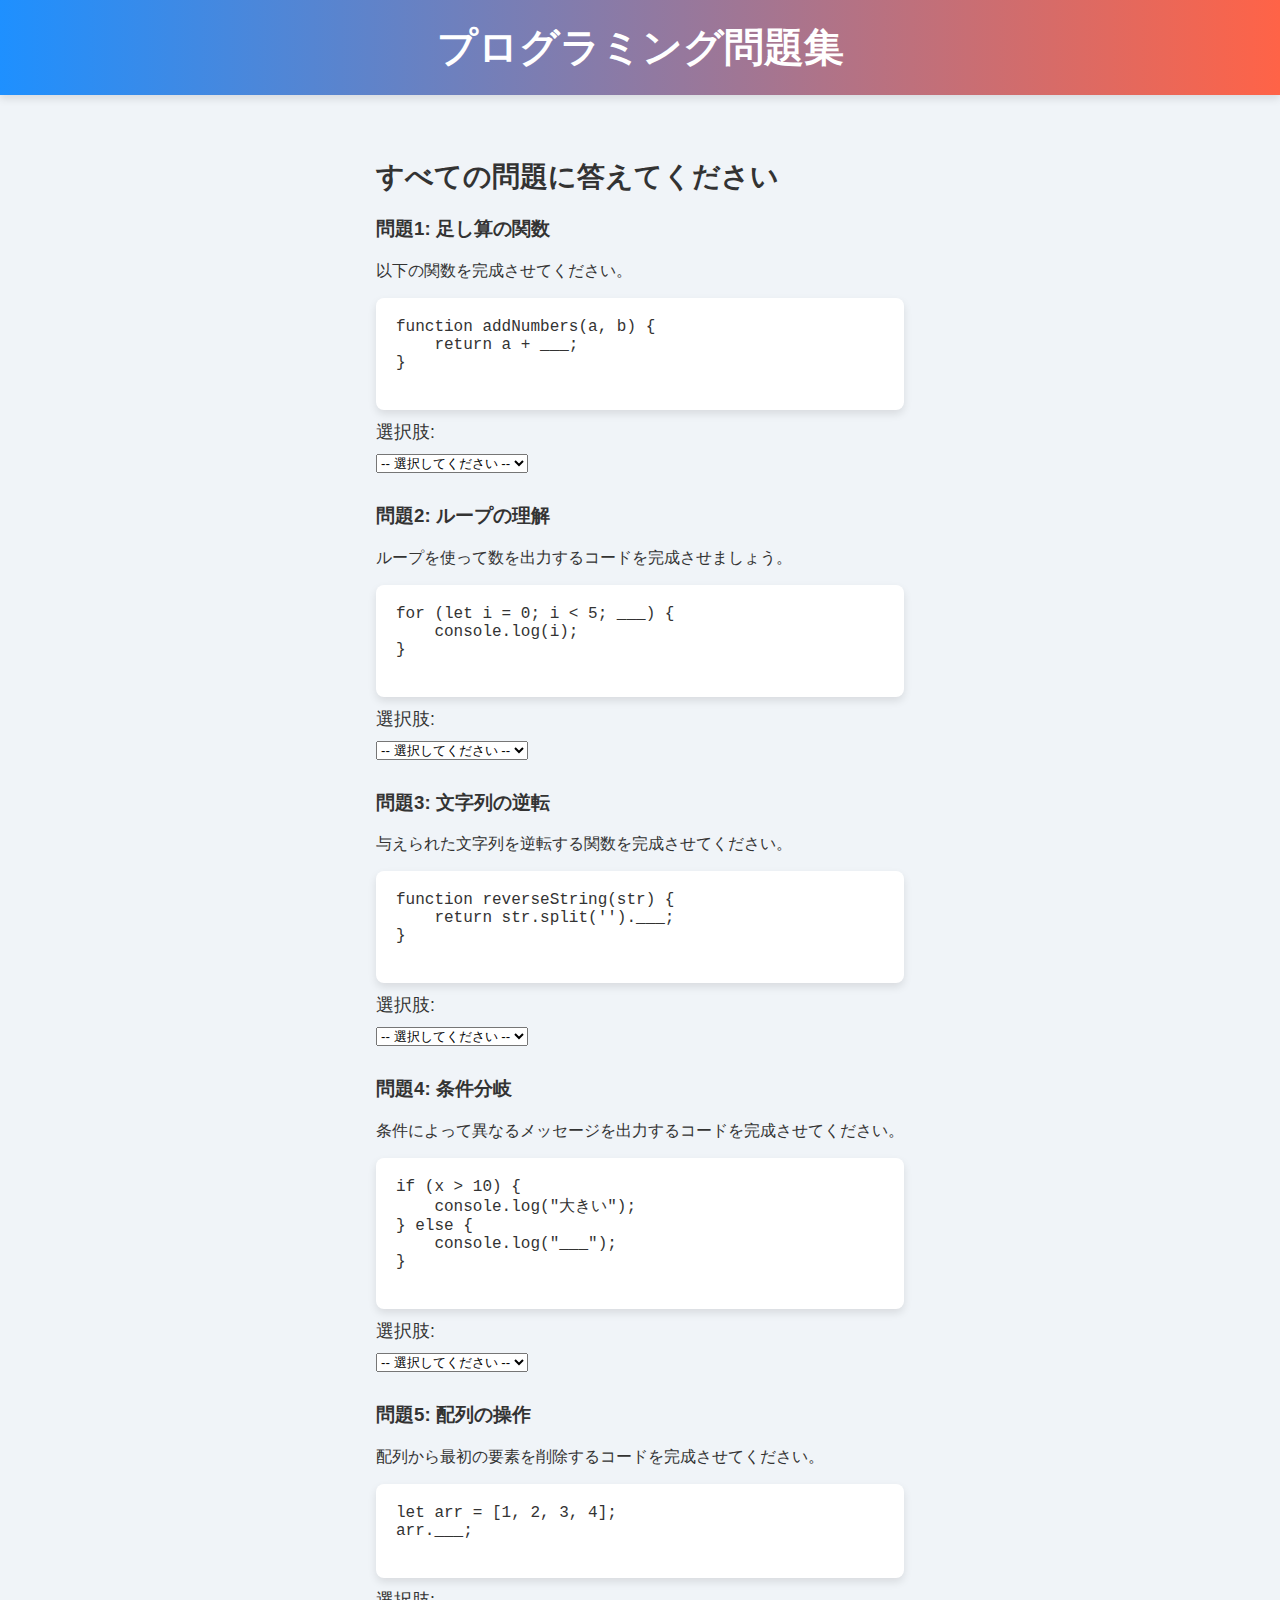
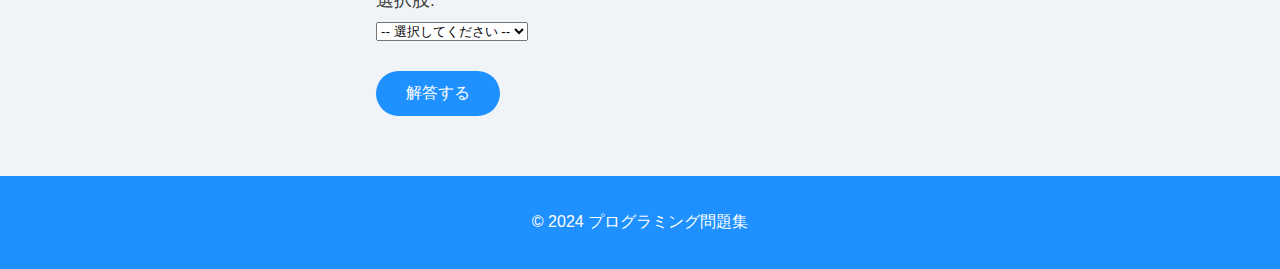
<file: index.html>
<!DOCTYPE html>
<html lang="ja">
<head>
    <meta charset="UTF-8">
    <meta name="viewport" content="width=device-width, initial-scale=1.0">
    <title>プログラミング問題集</title>
    <link rel="stylesheet" href="styles.css">
</head>
<body>
    <header>
        <h1>プログラミング問題集</h1>
    </header>
    <main>
        <h2>すべての問題に答えてください</h2>
        <form id="quiz-form">
            <!-- 問題1 -->
            <section class="problem">
                <h3>問題1: 足し算の関数</h3>
                <p>以下の関数を完成させてください。</p>
                <pre>
function addNumbers(a, b) {
    return a + ___;
}
                </pre>
                <label for="q1">選択肢:</label>
                <select id="q1">
                    <option value="">-- 選択してください --</option>
                    <option value="1">a</option>
                    <option value="2">b</option>
                    <option value="3">a + b</option>
                    <option value="4">a - b</option>
                </select>
            </section>

            <!-- 問題2 -->
            <section class="problem">
                <h3>問題2: ループの理解</h3>
                <p>ループを使って数を出力するコードを完成させましょう。</p>
                <pre>
for (let i = 0; i < 5; ___) {
    console.log(i);
}
                </pre>
                <label for="q2">選択肢:</label>
                <select id="q2">
                    <option value="">-- 選択してください --</option>
                    <option value="1">i = i + 2</option>
                    <option value="2">i++</option>
                    <option value="3">i--</option>
                    <option value="4">i += 5</option>
                </select>
            </section>

            <!-- 問題3 -->
            <section class="problem">
                <h3>問題3: 文字列の逆転</h3>
                <p>与えられた文字列を逆転する関数を完成させてください。</p>
                <pre>
function reverseString(str) {
    return str.split('').___;
}
                </pre>
                <label for="q3">選択肢:</label>
                <select id="q3">
                    <option value="">-- 選択してください --</option>
                    <option value="1">join()</option>
                    <option value="2">reverse()</option>
                    <option value="3">split()</option>
                    <option value="4">slice()</option>
                </select>
            </section>

            <!-- 問題4 -->
            <section class="problem">
                <h3>問題4: 条件分岐</h3>
                <p>条件によって異なるメッセージを出力するコードを完成させてください。</p>
                <pre>
if (x > 10) {
    console.log("大きい");
} else {
    console.log("___");
}
                </pre>
                <label for="q4">選択肢:</label>
                <select id="q4">
                    <option value="">-- 選択してください --</option>
                    <option value="1">小さい</option>
                    <option value="2">普通</option>
                    <option value="3">大きい</option>
                    <option value="4">不明</option>
                </select>
            </section>

            <!-- 問題5 -->
            <section class="problem">
                <h3>問題5: 配列の操作</h3>
                <p>配列から最初の要素を削除するコードを完成させてください。</p>
                <pre>
let arr = [1, 2, 3, 4];
arr.___;
                </pre>
                <label for="q5">選択肢:</label>
                <select id="q5">
                    <option value="">-- 選択してください --</option>
                    <option value="1">pop()</option>
                    <option value="2">shift()</option>
                    <option value="3">unshift()</option>
                    <option value="4">push()</option>
                </select>
            </section>

            <!-- 提出ボタン -->
            <button type="button" onclick="submitQuiz()">解答する</button>
        </form>

        <!-- 結果表示エリア -->
        <div id="result"></div>
    </main>
    <footer>
        <p>&copy; 2024 プログラミング問題集</p>
    </footer>

    <script>
        // 正解を定義
        const correctAnswers = {
            q1: '3', // a + b
            q2: '2', // i++
            q3: '2', // reverse()
            q4: '1', // 小さい
            q5: '2'  // shift()
        };

        function submitQuiz() {
            // フォーム要素を取得
            const form = document.getElementById('quiz-form');
            const resultDiv = document.getElementById('result');
            let allAnswered = true; // 全問回答されたかチェックする
            let correctCount = 0; // 正解の数

            // 各問題の解答をチェック
            for (let question in correctAnswers) {
                const userAnswer = form.elements[question].value;
                
                if (userAnswer === '') {
                    allAnswered = false; // 未回答があればfalseに
                } else if (userAnswer === correctAnswers[question]) {
                    correctCount++; // 正解の場合カウント
                }
            }

            if (allAnswered) {
                // 結果表示
                resultDiv.innerHTML = `<p>全ての問題を解答しました！ 正解数: ${correctCount}/5</p>`;
            } else {
                resultDiv.innerHTML = '<p>すべての問題に回答してください。</p>';
            }
        }
    </script>
</body>
</html>
</file>
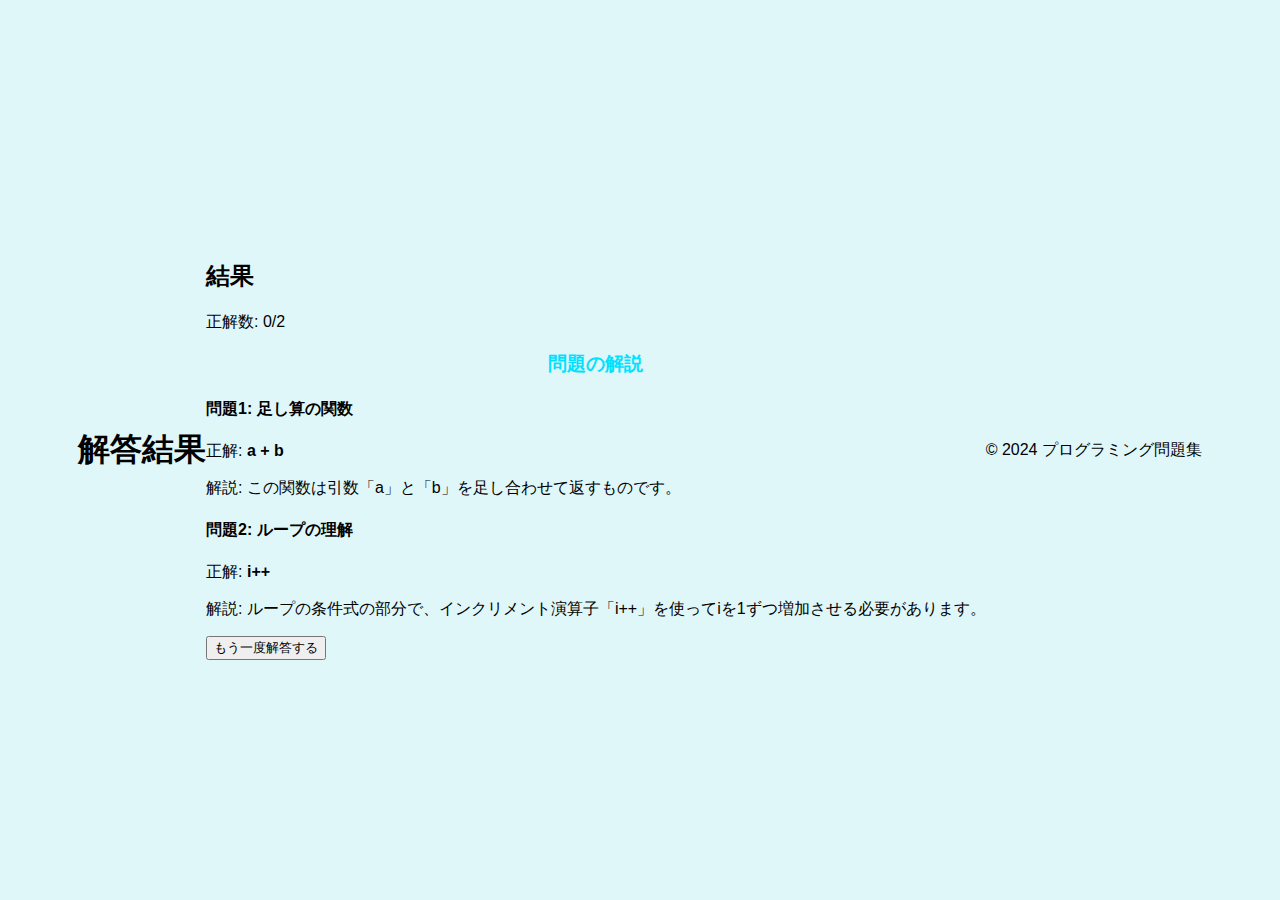
<file: プログラミング問題/result.html>
<!DOCTYPE html>
<html lang="ja">
<head>
    <meta charset="UTF-8">
    <meta name="viewport" content="width=device-width, initial-scale=1.0">
    <title>解答結果</title>
    <link rel="stylesheet" href="styles.css">
</head>
<body>
    <header>
        <h1>解答結果</h1>
    </header>
    <main>
        <h2>結果</h2>
        <div id="result"></div>

        <h3>問題の解説</h3>
        <section class="explanation">
            <h4>問題1: 足し算の関数</h4>
            <p>正解: <strong>a + b</strong></p>
            <p>解説: この関数は引数「a」と「b」を足し合わせて返すものです。</p>

            <h4>問題2: ループの理解</h4>
            <p>正解: <strong>i++</strong></p>
            <p>解説: ループの条件式の部分で、インクリメント演算子「i++」を使ってiを1ずつ増加させる必要があります。</p>

            <!-- 他の問題の解説もここに追加できます -->
        </section>

        <button onclick="goBack()">もう一度解答する</button>
    </main>
    <footer>
        <p>&copy; 2024 プログラミング問題集</p>
    </footer>

    <script>
        function goBack() {
            window.history.back();
        }

        // クエリパラメータからデータを取得して結果を表示
        window.onload = function() {
            const urlParams = new URLSearchParams(window.location.search);
            let correctCount = 0;

            const correctAnswers = {
                q1: 'a + b',
                q2: 'i++'
            };

            for (let question in correctAnswers) {
                const userAnswer = urlParams.get(question);
                if (userAnswer === correctAnswers[question]) {
                    correctCount++;
                }
            }

            document.getElementById('result').innerHTML = `<p>正解数: ${correctCount}/2</p>`;
        };
    </script>
</body>
</html>
</file>
<file: styles.css>
/* 基本設定 */
body {
    font-family: 'Arial', sans-serif;
    margin: 0;
    padding: 0;
    background-color: #f0f4f8;
    color: #333;
    display: flex;
    flex-direction: column;
    min-height: 100vh;
}

/* ヘッダー */
header {
    background: linear-gradient(90deg, #1e90ff, #ff6347);
    color: white;
    padding: 20px;
    text-align: center;
    box-shadow: 0 4px 8px rgba(0, 0, 0, 0.1);
}

h1 {
    margin: 0;
    font-size: 2.5rem;
}

main {
    padding: 40px;
    max-width: 1000px;
    margin: 0 auto;
    flex: 1; /* mainが残りのスペースを埋める */
}

h2 {
    font-size: 1.75rem;
    margin-bottom: 20px;
    color: #333;
}

/* 問題 */
.problem {
    margin-bottom: 30px;
}

pre {
    background-color: #fff;
    padding: 20px;
    border-radius: 8px;
    box-shadow: 0 4px 8px rgba(0, 0, 0, 0.1);
    margin-bottom: 10px;
    font-family: 'Courier New', monospace;
}

label {
    font-size: 1.1rem;
    display: block;
    margin-bottom: 10px;
}

/* ボタン */
button {
    padding: 12px 30px;
    background-color: #1e90ff;
    color: white;
    border: none;
    border-radius: 50px;
    font-size: 1rem;
    cursor: pointer;
    transition: background 0.3s;
}

button:hover {
    background-color: #ff6347;
}

/* 結果表示 */
#result {
    margin-top: 20px;
    font-size: 1.25rem;
}

/* フッター */
footer {
    text-align: center;
    padding: 20px;
    background-color: #1e90ff;
    color: white;
}
</file>
<file: プログラミング問題/styles.css>
/* 基本的な設定 */
body {
    font-family: 'Roboto', sans-serif;
    background-color: #e0f7fa; /* 明るい青緑色の背景 */
    color: #000000; /* 黒い文字色 */
    display: flex;
    justify-content: center;
    align-items: center;
    height: 100vh;
    margin: 0;
}

/* タイトル全体のスタイル */
.animated-title {
    font-size: 33px;
    font-weight: bold;
    color: #aa8f7b; /* 初期の文字色 */
    text-align: center;
    margin-bottom: 20px;
}

/* 各文字のアニメーションを順番に設定 */
.animated-title span {
    opacity: 0;
    transform: translateY(20px);
    display: inline-block;
    animation: fadeInLetter 0.5s forwards;
    font-family: 'Roboto', sans-serif;
}

/* フェードインアニメーションの定義 */
@keyframes fadeInLetter {
    to {
        opacity: 1;
        transform: translateY(0);
    }
}

/* 文字ごとに異なるアニメーション開始タイミングを設定 */
.animated-title span:nth-child(1) { animation-delay: 0s; }
.animated-title span:nth-child(2) { animation-delay: 0.1s; }
.animated-title span:nth-child(3) { animation-delay: 0.2s; }
.animated-title span:nth-child(4) { animation-delay: 0.3s; }
.animated-title span:nth-child(5) { animation-delay: 0.4s; }
.animated-title span:nth-child(6) { animation-delay: 0.5s; }
.animated-title span:nth-child(7) { animation-delay: 0.6s; }
.animated-title span:nth-child(8) { animation-delay: 0.7s; }
.animated-title span:nth-child(9) { animation-delay: 0.8s; }
.animated-title span:nth-child(10) { animation-delay: 0.9s; }

h3{
    color: #00e1ff; /* 明るい青緑色 */
    text-align: center;
}

.quiz-container {
    background-color: #ffffff; /* 白い背景 */
    padding: 20px;
    border-radius: 10px;
    box-shadow: 0 8px 16px rgba(0, 0, 0, 0.2);
    width: 350px;
    text-align: center;
    transition: transform 0.3s;
}

.quiz-container:hover {
    transform: scale(1.02);
}

#question {
    font-size: 18px;
    margin-bottom: 15px;
    color: #00796b; /* 明るい青緑色 */
}

#choices {
    list-style-type: none;
    padding: 0;
}

.choice-btn {
    background-color: #81c784; /* 明るい緑色 */
    color: #ffffff;
    border: none;
    padding: 12px;
    margin: 10px 0;
    border-radius: 5px;
    cursor: pointer;
    width: 100%;
    font-size: 16px;
    transition: background-color 0.3s, box-shadow 0.3s;
}

.choice-btn:hover {
    background-color: #66bb6a; /* ホバー時の緑色 */
    box-shadow: 0 4px 12px rgba(102, 187, 106, 0.6);
}

#hint-btn {
    margin-top: 10px;
    padding: 10px 20px;
    background-color: #64b5f6; /* 明るい青色 */
    color: #ffffff;
    border: none;
    border-radius: 5px;
    cursor: pointer;
    transition: background-color 0.3s, box-shadow 0.3s;
}

#hint-btn:hover {
    background-color: #42a5f5; /* ホバー時の青色 */
    box-shadow: 0 4px 12px rgba(66, 165, 245, 0.6);
}

#hint {
    margin: 10px 0;
    background-color: #b3e5fc; /* 明るい青色 */
    padding: 10px;
    border-radius: 5px;
    color: #000000; /* 黒い文字色 */
}

#score {
    font-size: 16px;
    color: #00796b; /* 明るい青緑色 */
}

/* ポップアップウィンドウのスタイル */
.popup {
    position: fixed;
    top: 0;
    left: 0;
    width: 100%;
    height: 100%;
    background-color: rgba(0, 0, 0, 0.8);
    display: none; /* 初期状態では非表示 */
    justify-content: center;
    align-items: center;
}


.popup-content {
    background-color: #e5f5f7;
    padding: 50px;
    border-radius: 10px;
    text-align: center;
    width: 350px;
    color: #000000;
    box-shadow: 0 4px 12px rgba(0, 0, 0, 0.2);
    position: relative; /* 画像を追加するために必要 */
}

.popup-message {
    font-size: 24px;
    font-weight: bold;
    margin-bottom: 10px;
}

.correct-message {
    color: #50fa7b; /* 緑色 */
}

.incorrect-message {
    color: #ff5555; /* 赤色 */
}

.popup-content img {
    max-width: 200px;
    margin: 10px 0;
}

#next-question-btn {
    margin-top: 10px;
    padding: 10px 20px;
    background-color: #64b5f6; /* 明るい青色 */
    color: #ffffff;
    border: none;
    border-radius: 5px;
    cursor: pointer;
    transition: background-color 0.3s, box-shadow 0.3s;
}

#next-question-btn:hover {
    background-color: #42a5f5; /* ホバー時の青色 */
    box-shadow: 0 4px 12px rgba(66, 165, 245, 0.6);
}

/* 結果画面のスタイル */
.result-content {
    background-color: #ffffff;
    padding: 20px;
    border-radius: 10px;
    text-align: center;
    width: 350px;
    color: #333333;
    box-shadow: 0 4px 12px rgba(0, 0, 0, 0.2);
}

.result-content h2 {
    font-size: 24px;
    color: #ff79c6;
}

.result-content p {
    font-size: 18px;
    color: #555555;
}

.hidden {
    display: none;
}

.highlight {
    background: linear-gradient(transparent 50%, #ffff66 0%);
    line-height: 1.3em;
}

.text > span {
    font-weight: bold;
    border-bottom:5px double #00a1e9;
  }

  .name p {
    font-size:50px;
      margin:0px 0px 0px 10px;
      color: #fff;
      font-family: arno-pro,serif;
      font-style: normal;
      background-image: linear-gradient(
      70deg,
      rgb(211, 209, 209)  45%, 
      #fff 50%,
      rgb(211, 209, 209, 0.3) 55% 
    );
      background-size: 500% 100%;
      background-clip: text;
      -webkit-background-clip: text;
      color: transparent;
      animation: shine 2.5s infinite;
  }
  
  @keyframes shine {
    0% {
      background-position: 100% 50%;
    }
    100% {
      background-position: 0% 50%;
    }
  }
</file>
